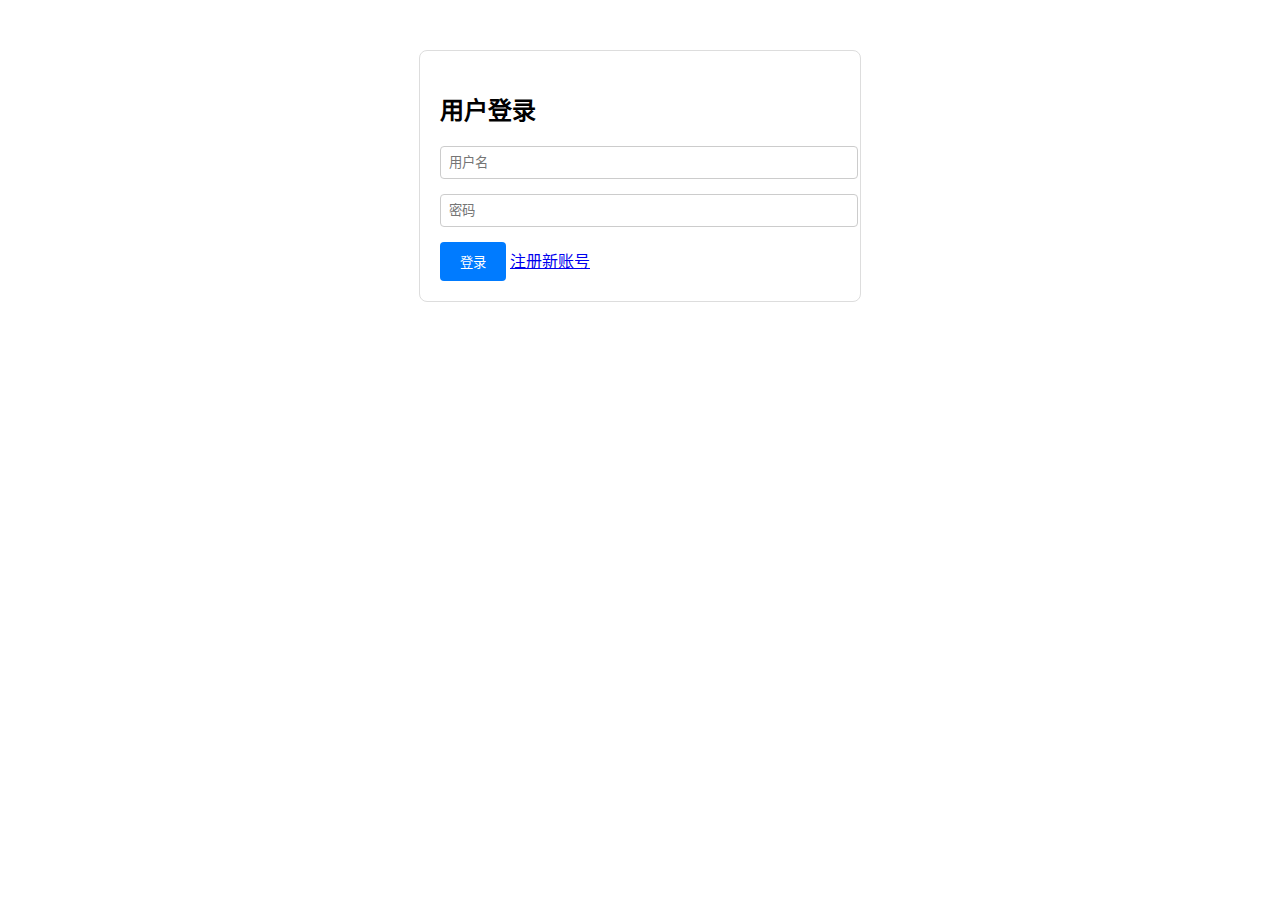
<file: web/login.html>
<!-- login.html -->
<!DOCTYPE html>
<html lang="zh-CN">
<head>
  <meta charset="UTF-8">
  <title>用户登录 - 文物展厅系统</title>
  <style>
    .container {
      max-width: 400px;
      margin: 50px auto;
      padding: 20px;
      border: 1px solid #ddd;
      border-radius: 8px;
    }
    .form-group { margin-bottom: 15px; }
    input {
      width: 100%;
      padding: 8px;
      border: 1px solid #ccc;
      border-radius: 4px;
    }
    button {
      background: #007bff;
      color: white;
      padding: 10px 20px;
      border: none;
      border-radius: 4px;
      cursor: pointer;
    }
  </style>
</head>
<body>
<div class="container">
  <h2>用户登录</h2>
  <form id="loginForm">
    <div class="form-group">
      <input type="text" id="username" placeholder="用户名" required>
    </div>
    <div class="form-group">
      <input type="password" id="password" placeholder="密码" required>
    </div>
    <button type="submit">登录</button>
    <a href="register.html">注册新账号</a>
  </form>
</div>

<script>
  document.getElementById('loginForm').addEventListener('submit', function(e) {
    e.preventDefault();
    const username = document.getElementById('username').value;
    const password = document.getElementById('password').value;
    // 调用后端API示例
    fetch('/api/login', {
      method: 'POST',
      headers: { 'Content-Type': 'application/json' },
      body: JSON.stringify({ username, password })
    }).then(response => {
      if (response.ok) window.location.href = '/dashboard';
    });
  });
</script>
</body>
</html>
</file>
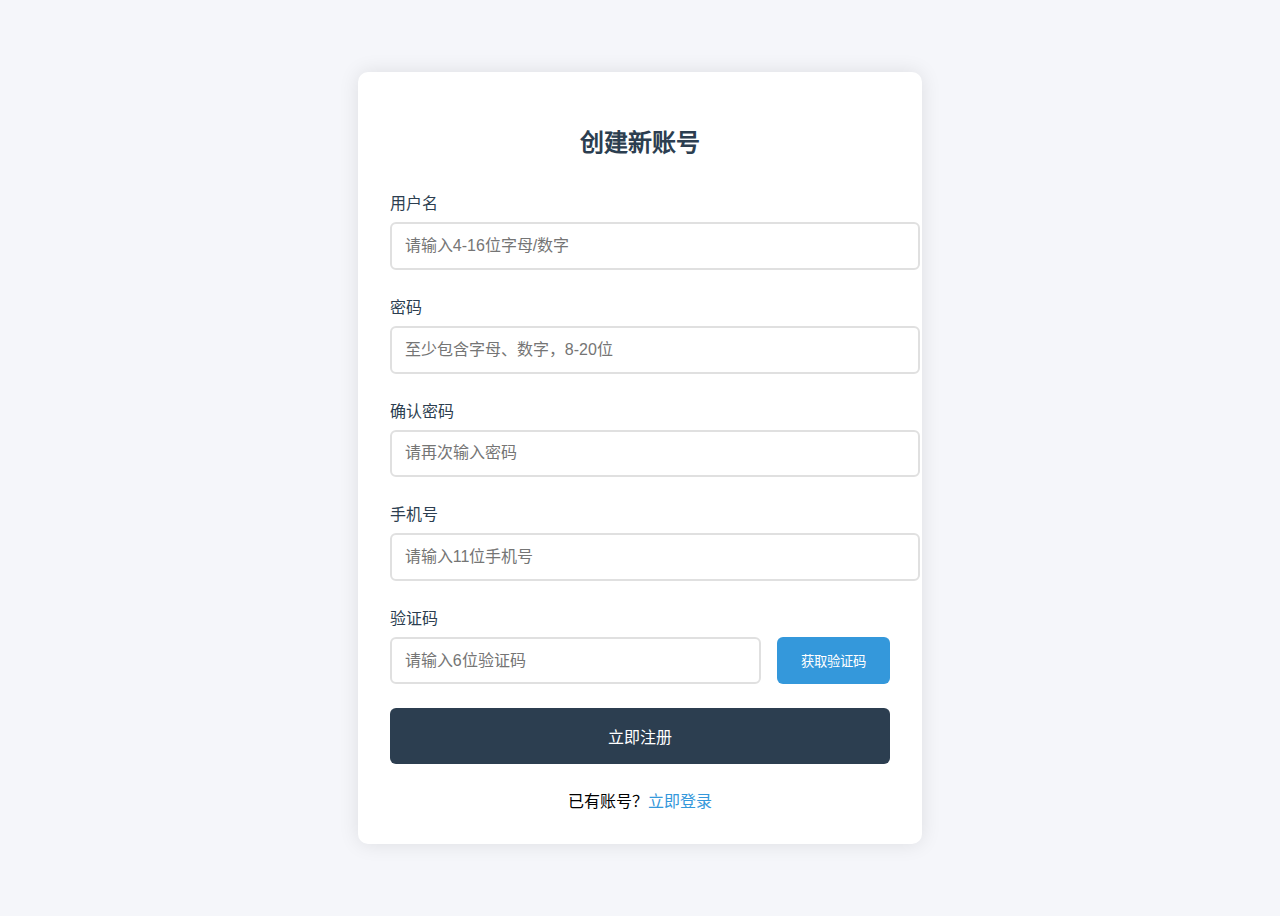
<file: web/register.html>
<!-- register.html -->
<!DOCTYPE html>
<html lang="zh-CN">
<head>
    <meta charset="UTF-8">
    <meta name="viewport" content="width=device-width, initial-scale=1.0">
    <title>用户注册 - 文物展厅系统</title>
    <style>
        :root {
            --primary-color: #2c3e50;
            --secondary-color: #3498db;
            --error-color: #e74c3c;
        }

        body {
            font-family: 'Segoe UI', Tahoma, Geneva, Verdana, sans-serif;
            background: #f5f6fa;
            min-height: 100vh;
            display: flex;
            justify-content: center;
            align-items: center;
        }

        .register-container {
            background: white;
            padding: 2rem;
            border-radius: 10px;
            box-shadow: 0 0 20px rgba(0,0,0,0.1);
            width: 100%;
            max-width: 500px;
        }

        h2 {
            color: var(--primary-color);
            text-align: center;
            margin-bottom: 2rem;
        }

        .form-group {
            margin-bottom: 1.5rem;
            position: relative;
        }

        label {
            display: block;
            margin-bottom: 0.5rem;
            color: var(--primary-color);
            font-weight: 500;
        }

        input {
            width: 100%;
            padding: 0.8rem;
            border: 2px solid #e0e0e0;
            border-radius: 6px;
            font-size: 1rem;
            transition: border-color 0.3s ease;
        }

        input:focus {
            outline: none;
            border-color: var(--secondary-color);
        }

        .error-message {
            color: var(--error-color);
            font-size: 0.875rem;
            margin-top: 0.25rem;
            display: none;
        }

        .captcha-wrapper {
            display: flex;
            gap: 1rem;
        }

        #captchaInput {
            flex: 1;
        }

        #getCaptchaBtn {
            background: var(--secondary-color);
            color: white;
            border: none;
            padding: 0.8rem 1.5rem;
            border-radius: 6px;
            cursor: pointer;
            transition: background 0.3s ease;
        }

        #getCaptchaBtn:disabled {
            background: #bdc3c7;
            cursor: not-allowed;
        }

        #submitBtn {
            width: 100%;
            background: var(--primary-color);
            color: white;
            padding: 1rem;
            border: none;
            border-radius: 6px;
            font-size: 1rem;
            cursor: pointer;
            transition: background 0.3s ease;
        }

        #submitBtn:hover {
            background: #34495e;
        }

        .login-link {
            text-align: center;
            margin-top: 1.5rem;
        }

        .login-link a {
            color: var(--secondary-color);
            text-decoration: none;
        }
    </style>
</head>
<body>
<div class="register-container">
    <h2>创建新账号</h2>
    <form id="registerForm">
        <div class="form-group">
            <label for="username">用户名</label>
            <input
                    type="text"
                    id="username"
                    name="username"
                    placeholder="请输入4-16位字母/数字"
                    required
                    pattern="[A-Za-z0-9]{4,16}"
            >
            <div class="error-message" id="usernameError">用户名格式不正确</div>
        </div>

        <div class="form-group">
            <label for="password">密码</label>
            <input
                    type="password"
                    id="password"
                    name="password"
                    placeholder="至少包含字母、数字，8-20位"
                    required
                    pattern="^(?=.*[A-Za-z])(?=.*\d)[A-Za-z\d]{8,20}$"
            >
            <div class="error-message" id="passwordError">密码需包含字母和数字</div>
        </div>

        <div class="form-group">
            <label for="confirmPassword">确认密码</label>
            <input
                    type="password"
                    id="confirmPassword"
                    placeholder="请再次输入密码"
                    required
            >
            <div class="error-message" id="confirmPasswordError">两次密码不一致</div>
        </div>

        <div class="form-group">
            <label for="phone">手机号</label>
            <input
                    type="tel"
                    id="phone"
                    name="phone"
                    placeholder="请输入11位手机号"
                    required
                    pattern="1[3-9]\d{9}"
            >
            <div class="error-message" id="phoneError">手机号格式不正确</div>
        </div>

        <div class="form-group">
            <label>验证码</label>
            <div class="captcha-wrapper">
                <input
                        type="text"
                        id="captchaInput"
                        placeholder="请输入6位验证码"
                        required
                        pattern="\d{6}"
                >
                <button type="button" id="getCaptchaBtn">获取验证码</button>
            </div>
            <div class="error-message" id="captchaError">验证码错误</div>
        </div>

        <button type="submit" id="submitBtn">立即注册</button>
    </form>

    <div class="login-link">
        已有账号？<a href="login.html">立即登录</a>
    </div>
</div>

<script>
    // 表单验证逻辑
    const form = document.getElementById('registerForm');
    const errorMessages = document.querySelectorAll('.error-message');
    let captchaCountdown = 60;

    // 实时验证函数
    function validateField(input, pattern) {
        const isValid = new RegExp(pattern).test(input.value);
        input.style.borderColor = isValid ? '#2ecc71' : '#e74c3c';
        return isValid;
    }

    // 密码一致性检查
    function checkPasswordMatch() {
        const password = document.getElementById('password');
        const confirmPassword = document.getElementById('confirmPassword');
        const isValid = password.value === confirmPassword.value;

        confirmPassword.style.borderColor = isValid ? '#2ecc71' : '#e74c3c';
        document.getElementById('confirmPasswordError').style.display =
            isValid ? 'none' : 'block';

        return isValid;
    }

    // 获取验证码
    document.getElementById('getCaptchaBtn').addEventListener('click', async () => {
        const phoneInput = document.getElementById('phone');
        if (!validateField(phoneInput, phoneInput.pattern)) return;

        const btn = document.getElementById('getCaptchaBtn');
        btn.disabled = true;

        // 调用获取验证码接口
        try {
            const response = await fetch('/api/send-captcha', {
                method: 'POST',
                headers: { 'Content-Type': 'application/json' },
                body: JSON.stringify({ phone: phoneInput.value })
            });

            if (response.ok) {
                const timer = setInterval(() => {
                    if (captchaCountdown <= 0) {
                        clearInterval(timer);
                        btn.disabled = false;
                        btn.textContent = '获取验证码';
                        captchaCountdown = 60;
                    } else {
                        btn.textContent = `${captchaCountdown}秒后重试`;
                        captchaCountdown--;
                    }
                }, 1000);
            }
        } catch (error) {
            console.error('验证码发送失败:', error);
            btn.disabled = false;
        }
    });

    // 表单提交
    form.addEventListener('submit', async (e) => {
        e.preventDefault();

        // 验证所有字段
        const isValid = Array.from(form.elements).every(input => {
            if (input.required && !input.value) return false;
            if (input.pattern) return validateField(input, input.pattern);
            return true;
        }) && checkPasswordMatch();

        if (!isValid) return;

        // 构造提交数据
        const formData = {
            username: form.username.value,
            password: form.password.value,
            phone: form.phone.value,
            captcha: document.getElementById('captchaInput').value
        };

        try {
            const response = await fetch('/api/register', {
                method: 'POST',
                headers: { 'Content-Type': 'application/json' },
                body: JSON.stringify(formData)
            });

            const result = await response.json();
            if (response.ok) {
                alert('注册成功！');
                window.location.href = '/login';
            } else {
                showError(result.message || '注册失败，请重试');
            }
        } catch (error) {
            showError('网络错误，请检查连接');
        }
    });

    // 错误提示函数
    function showError(message) {
        const errorDiv = document.createElement('div');
        errorDiv.style.cssText = `
                position: fixed;
                top: 20px;
                right: 20px;
                padding: 15px 25px;
                background: #e74c3c;
                color: white;
                border-radius: 5px;
                box-shadow: 0 2px 10px rgba(0,0,0,0.1);
            `;
        errorDiv.textContent = message;
        document.body.appendChild(errorDiv);

        setTimeout(() => {
            errorDiv.remove();
        }, 3000);
    }

    // 实时输入验证
    form.addEventListener('input', (e) => {
        const target = e.target;
        if (target.pattern) {
            validateField(target, target.pattern);
        }
        if (target.id === 'password' || target.id === 'confirmPassword') {
            checkPasswordMatch();
        }
    });
</script>
</body>
</html>
</file>
